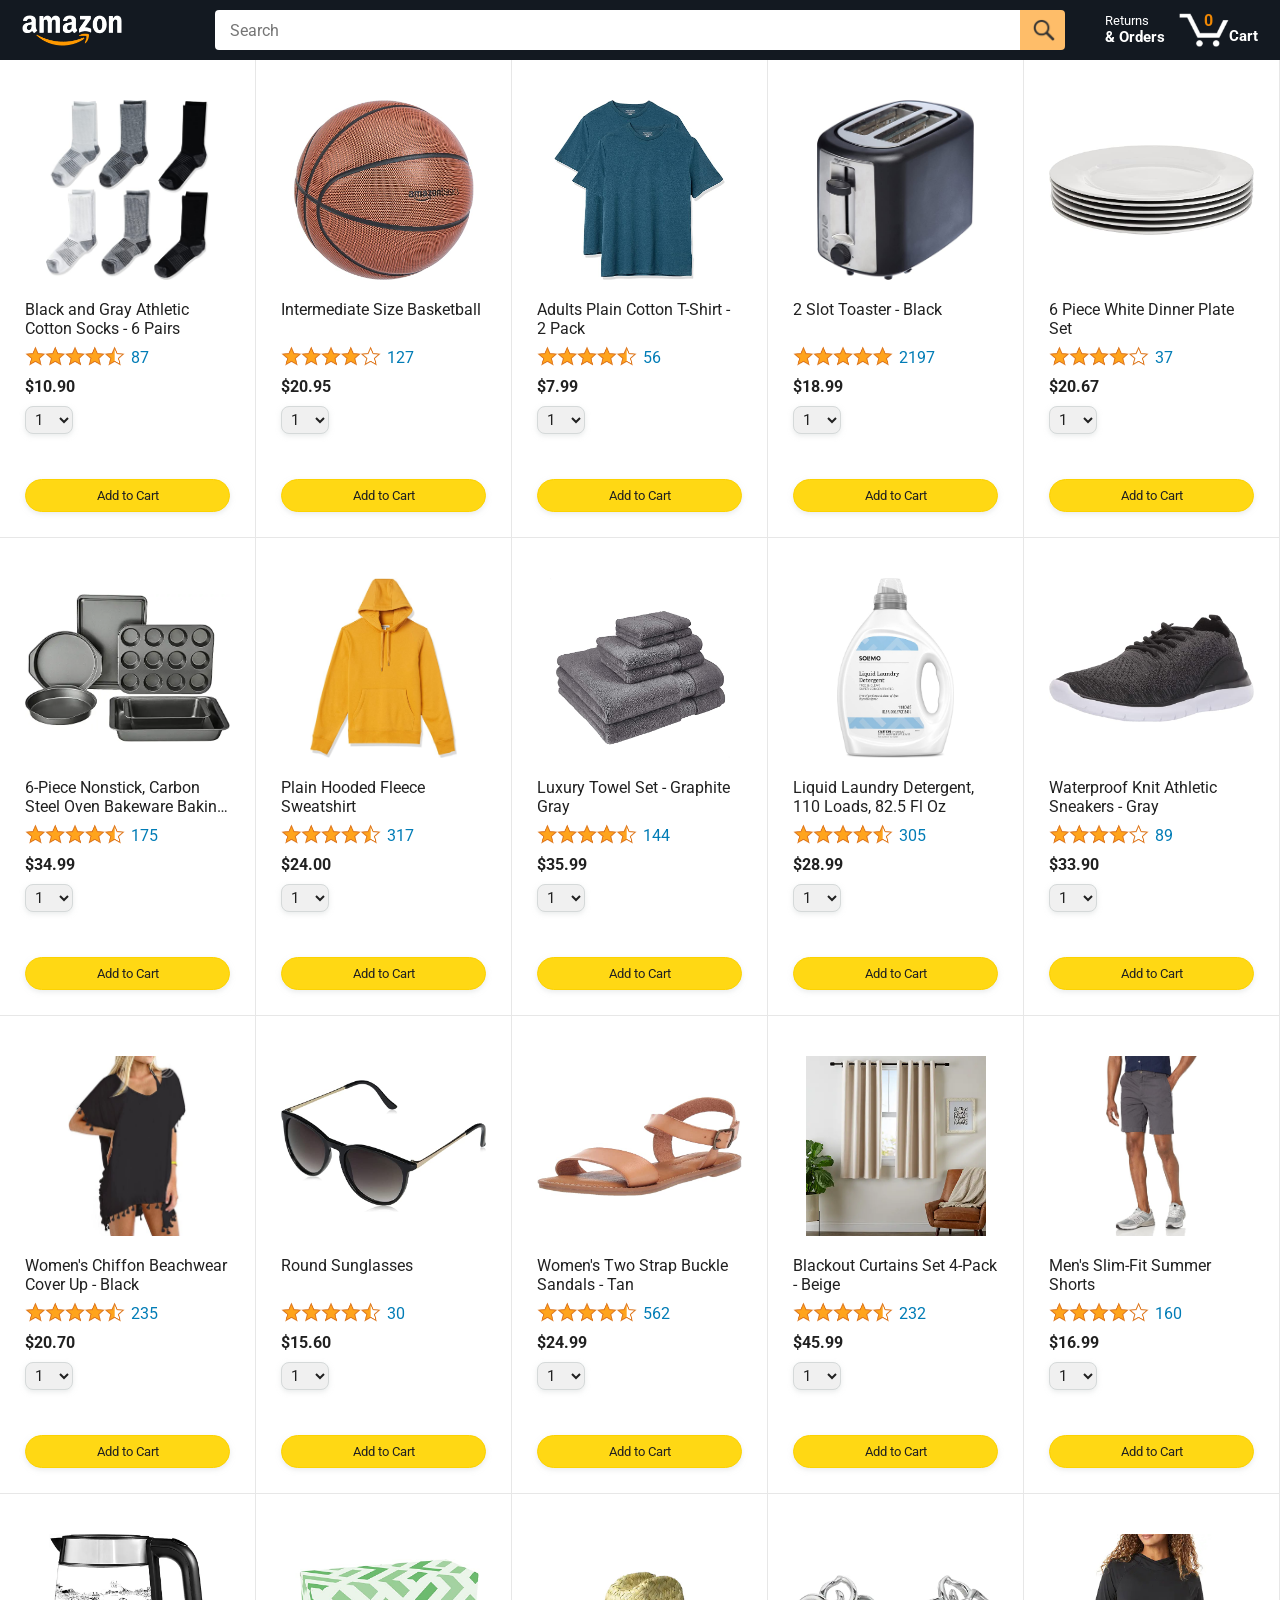
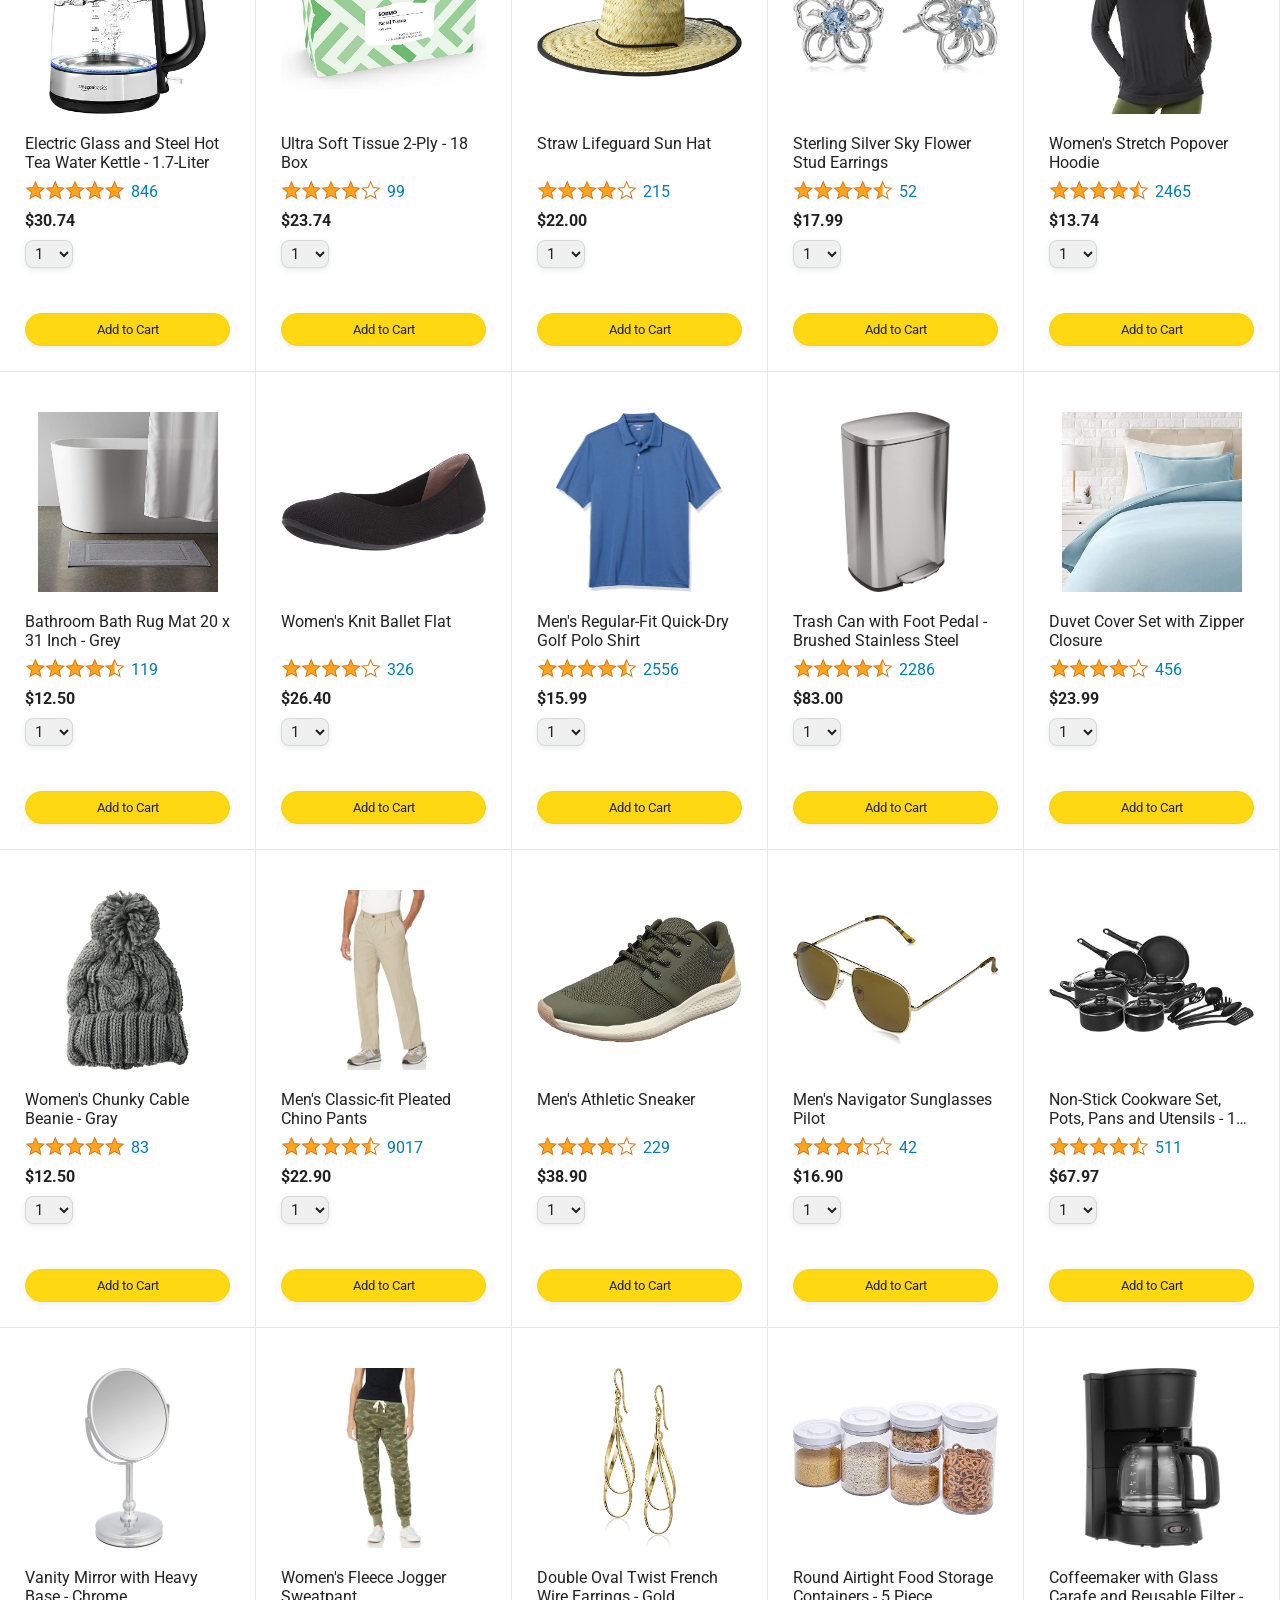
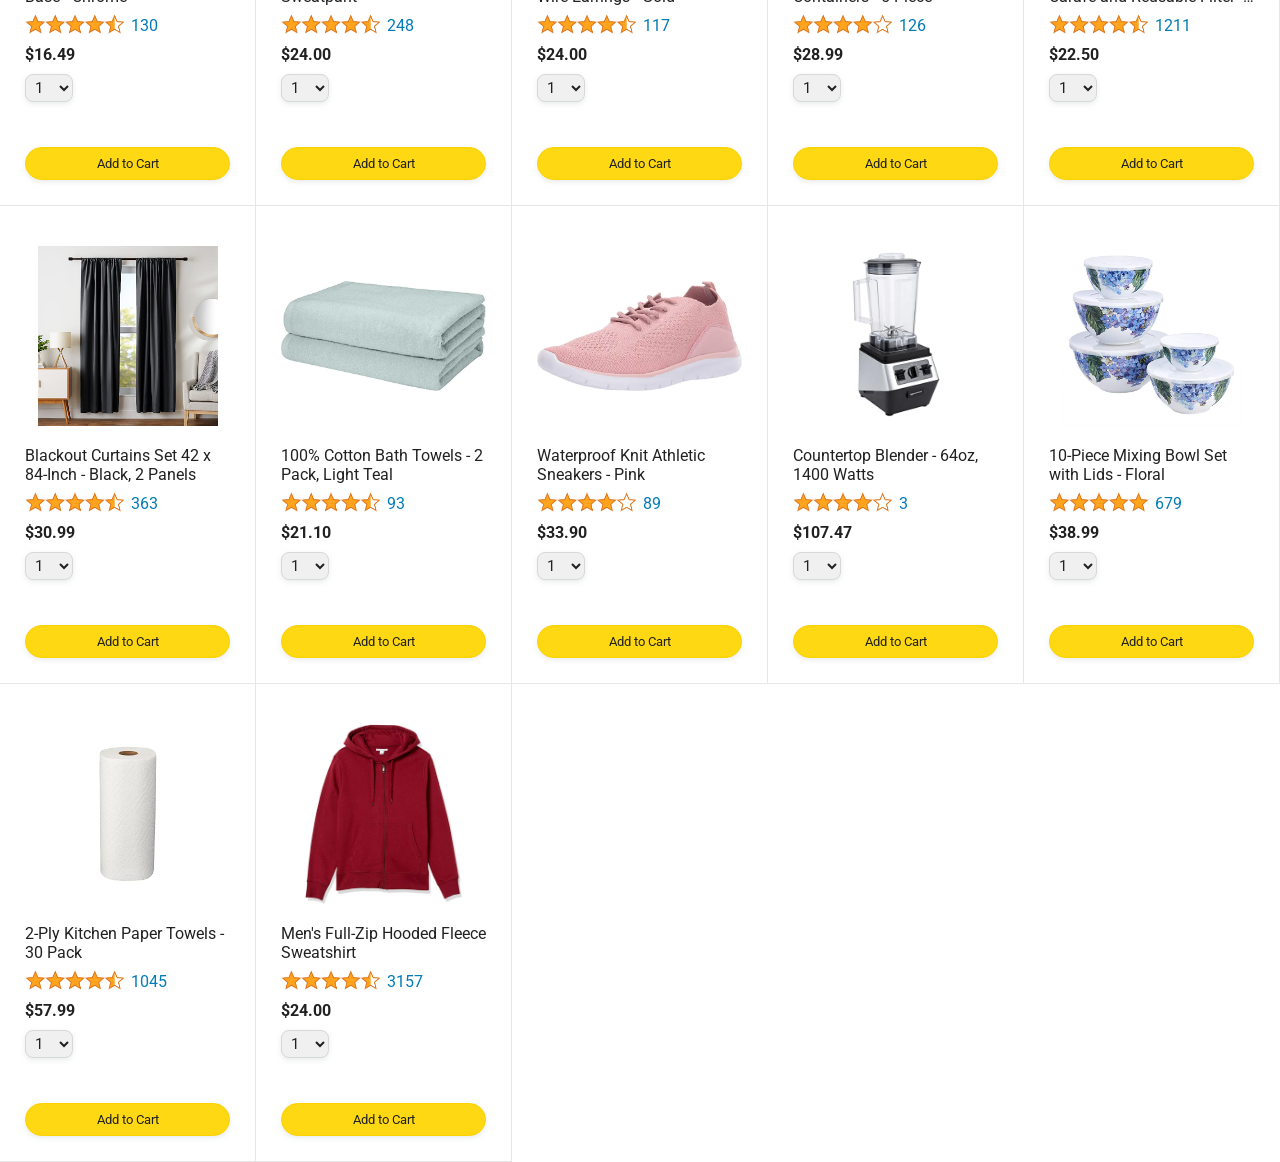
<file: index.html>
<!DOCTYPE html>
<html>
  <head>
    <title>Amazon Project</title>

    <!-- This code is needed for responsive design to work.
      (Responsive design = make the website look good on
      smaller screen sizes like a phone or a tablet). -->
    <meta name="viewport" content="width=device-width, initial-scale=1">

    <!-- Load a font called Roboto from Google Fonts. -->
    <link rel="preconnect" href="https://fonts.googleapis.com">
    <link rel="preconnect" href="https://fonts.gstatic.com" crossorigin>
    <link href="https://fonts.googleapis.com/css2?family=Roboto:wght@400;500;700&display=swap" rel="stylesheet">

    <!-- Here are the CSS files for this page. -->
    <link rel="stylesheet" href="styles/shared/general.css">
    <link rel="stylesheet" href="styles/shared/amazon-header.css">
    <link rel="stylesheet" href="styles/pages/amazon.css">
  </head>
  <body>
    <div class="amazon-header">
      <div class="amazon-header-left-section">
        <a href="amazon.html" class="header-link">
          <img class="amazon-logo"
            src="images/amazon-logo-white.png">
          <img class="amazon-mobile-logo"
            src="images/amazon-mobile-logo-white.png">
        </a>
      </div>

      <div class="amazon-header-middle-section">
        <input class="search-bar" type="text" placeholder="Search">

        <button class="search-button">
          <img class="search-icon" src="images/icons/search-icon.png">
        </button>
      </div>

      <div class="amazon-header-right-section">
        <a class="orders-link header-link" href="orders.html">
          <span class="returns-text">Returns</span>
          <span class="orders-text">& Orders</span>
        </a>

        <a class="cart-link header-link" href="checkout.html">
          <img class="cart-icon" src="images/icons/cart-icon.png">
          <div class="cart-quantity js-cart-quantity">0</div>
          <div class="cart-text">Cart</div>
        </a>
      </div>
    </div>
    
    <div class="main">
      <div class="products-grid js-product-grid">
        
      </div>
    </div>
    <script src="data/cart.js"></script>
    <script src="data/products.js"></script>
    <script src="scripts/amazon.js"></script>

  </body>
</html>
</file>
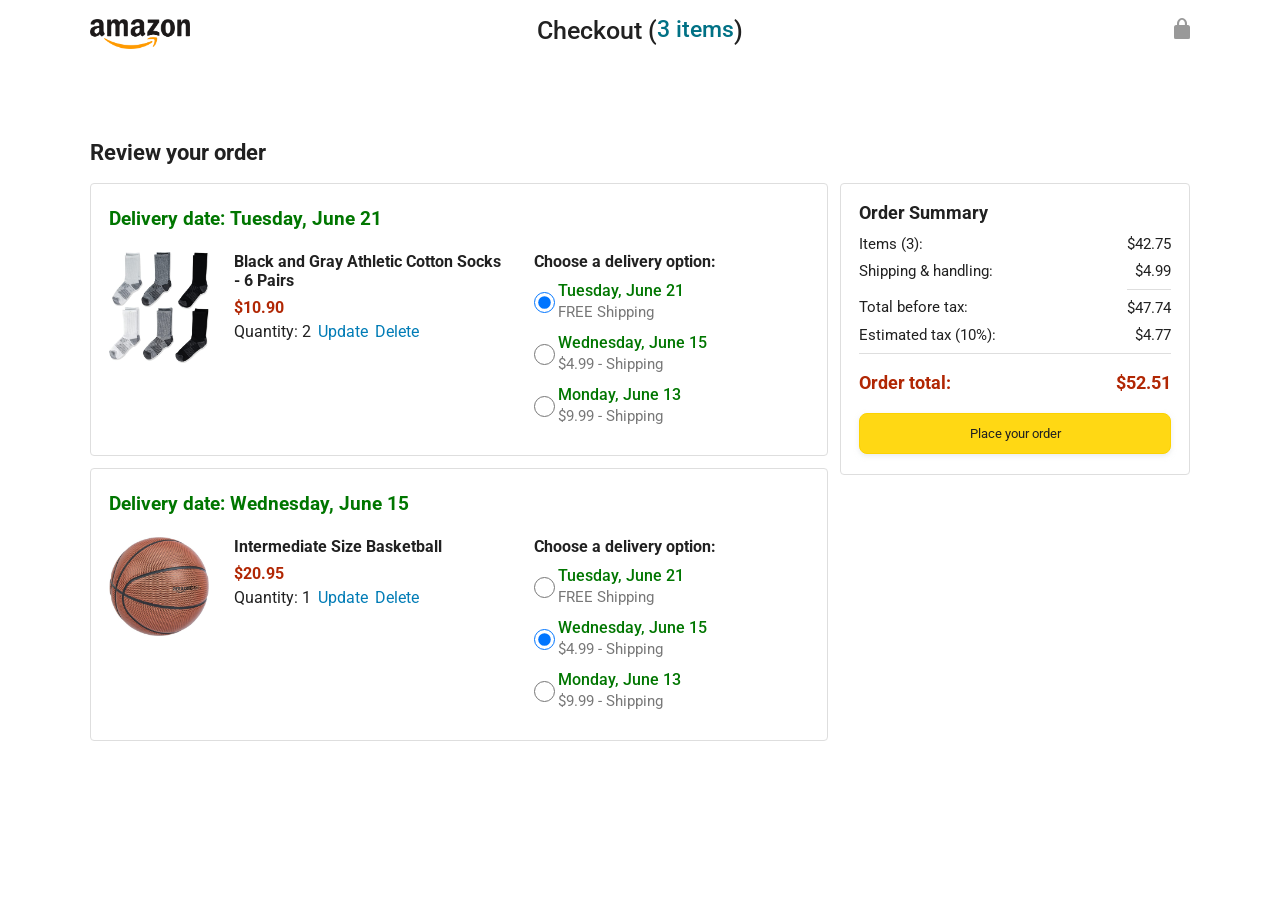
<file: checkout.html>
<!DOCTYPE html>
<html>
  <head>
    <title>Checkout</title>

    
    <meta name="viewport" content="width=device-width, initial-scale=1">

    <!-- Load a font called Roboto from Google Fonts. -->
    <link rel="preconnect" href="https://fonts.googleapis.com">
    <link rel="preconnect" href="https://fonts.gstatic.com" crossorigin>
    <link href="https://fonts.googleapis.com/css2?family=Roboto:wght@400;500;700&display=swap" rel="stylesheet">

    <!-- Here are the CSS files for this page. -->
    <link rel="stylesheet" href="styles/shared/general.css">
    <link rel="stylesheet" href="styles/pages/checkout/checkout-header.css">
    <link rel="stylesheet" href="styles/pages/checkout/checkout.css">
  </head>
  <body>
    <div class="checkout-header">
      <div class="header-content">
        <div class="checkout-header-left-section">
          <a href="index.html">
            <img class="amazon-logo" src="images/amazon-logo.png">
            <img class="amazon-mobile-logo" src="images/amazon-mobile-logo.png">
          </a>
        </div>

        <div class="checkout-header-middle-section">
          Checkout (<a class="return-to-home-link"
            href="index.html">3 items</a>)
        </div>

        <div class="checkout-header-right-section">
          <img src="images/icons/checkout-lock-icon.png">
        </div>
      </div>
    </div>

    <div class="main">
      <div class="page-title">Review your order</div>

      <div class="checkout-grid">
        <div class="order-summary">
          <div class="cart-item-container">
            <div class="delivery-date">
              Delivery date: Tuesday, June 21
            </div>

            <div class="cart-item-details-grid">
              <img class="product-image"
                src="images/products/athletic-cotton-socks-6-pairs.jpg">

              <div class="cart-item-details">
                <div class="product-name">
                  Black and Gray Athletic Cotton Socks - 6 Pairs
                </div>
                <div class="product-price">
                  $10.90
                </div>
                <div class="product-quantity">
                  <span>
                    Quantity: <span class="quantity-label">2</span>
                  </span>
                  <span class="update-quantity-link link-primary">
                    Update
                  </span>
                  <span class="delete-quantity-link link-primary">
                    Delete
                  </span>
                </div>
              </div>

              <div class="delivery-options">
                <div class="delivery-options-title">
                  Choose a delivery option:
                </div>
                <div class="delivery-option">
                  <input type="radio" checked
                    class="delivery-option-input"
                    name="delivery-option-1">
                  <div>
                    <div class="delivery-option-date">
                      Tuesday, June 21
                    </div>
                    <div class="delivery-option-price">
                      FREE Shipping
                    </div>
                  </div>
                </div>
                <div class="delivery-option">
                  <input type="radio"
                    class="delivery-option-input"
                    name="delivery-option-1">
                  <div>
                    <div class="delivery-option-date">
                      Wednesday, June 15
                    </div>
                    <div class="delivery-option-price">
                      $4.99 - Shipping
                    </div>
                  </div>
                </div>
                <div class="delivery-option">
                  <input type="radio"
                    class="delivery-option-input"
                    name="delivery-option-1">
                  <div>
                    <div class="delivery-option-date">
                      Monday, June 13
                    </div>
                    <div class="delivery-option-price">
                      $9.99 - Shipping
                    </div>
                  </div>
                </div>
              </div>
            </div>
          </div>

          <div class="cart-item-container">
            <div class="delivery-date">
              Delivery date: Wednesday, June 15
            </div>

            <div class="cart-item-details-grid">
              <img class="product-image"
                src="images/products/intermediate-composite-basketball.jpg">

              <div class="cart-item-details">
                <div class="product-name">
                  Intermediate Size Basketball
                </div>
                <div class="product-price">
                  $20.95
                </div>
                <div class="product-quantity">
                  <span>
                    Quantity: <span class="quantity-label">1</span>
                  </span>
                  <span class="update-quantity-link link-primary">
                    Update
                  </span>
                  <span class="delete-quantity-link link-primary">
                    Delete
                  </span>
                </div>
              </div>

              <div class="delivery-options">
                <div class="delivery-options-title">
                  Choose a delivery option:
                </div>

                <div class="delivery-option">
                  <input type="radio" class="delivery-option-input"
                    name="delivery-option-2">
                  <div>
                    <div class="delivery-option-date">
                      Tuesday, June 21
                    </div>
                    <div class="delivery-option-price">
                      FREE Shipping
                    </div>
                  </div>
                </div>
                <div class="delivery-option">
                  <input type="radio" checked class="delivery-option-input"
                    name="delivery-option-2">
                  <div>
                    <div class="delivery-option-date">
                      Wednesday, June 15
                    </div>
                    <div class="delivery-option-price">
                      $4.99 - Shipping
                    </div>
                  </div>
                </div>
                <div class="delivery-option">
                  <input type="radio" class="delivery-option-input"
                    name="delivery-option-2">
                  <div>
                    <div class="delivery-option-date">
                      Monday, June 13
                    </div>
                    <div class="delivery-option-price">
                      $9.99 - Shipping
                    </div>
                  </div>
                </div>
              </div>
            </div>
          </div>
        </div>

        <div class="payment-summary">
          <div class="payment-summary-title">
            Order Summary
          </div>

          <div class="payment-summary-row">
            <div>Items (3):</div>
            <div class="payment-summary-money">$42.75</div>
          </div>

          <div class="payment-summary-row">
            <div>Shipping &amp; handling:</div>
            <div class="payment-summary-money">$4.99</div>
          </div>

          <div class="payment-summary-row subtotal-row">
            <div>Total before tax:</div>
            <div class="payment-summary-money">$47.74</div>
          </div>

          <div class="payment-summary-row">
            <div>Estimated tax (10%):</div>
            <div class="payment-summary-money">$4.77</div>
          </div>

          <div class="payment-summary-row total-row">
            <div>Order total:</div>
            <div class="payment-summary-money">$52.51</div>
          </div>

          <button class="place-order-button button-primary">
            Place your order
          </button>
        </div>
      </div>
    </div>
  </body>
</html>
</file>
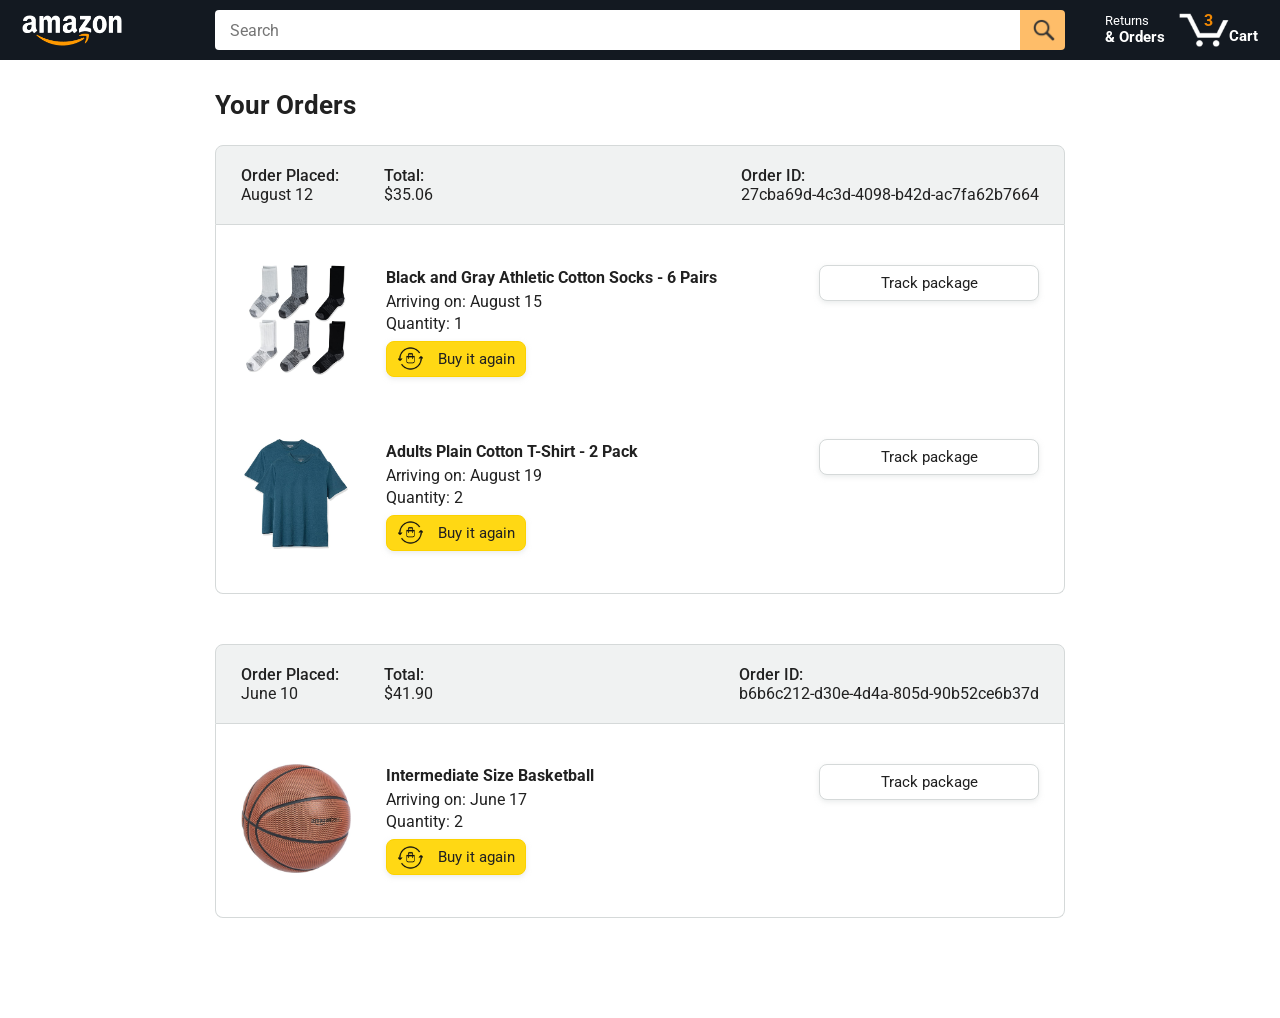
<file: orders.html>
<!DOCTYPE html>
<html>
  <head>
    <title>Orders</title>
    <meta name="viewport" content="width=device-width, initial-scale=1">

    <!-- Load a font called Roboto from Google Fonts. -->
    <link rel="preconnect" href="https://fonts.googleapis.com">
    <link rel="preconnect" href="https://fonts.gstatic.com" crossorigin>
    <link href="https://fonts.googleapis.com/css2?family=Roboto:wght@400;500;700&display=swap" rel="stylesheet">

    <!-- Here are the CSS files for this page. -->
    <link rel="stylesheet" href="styles/shared/general.css">
    <link rel="stylesheet" href="styles/shared/amazon-header.css">
    <link rel="stylesheet" href="styles/pages/orders.css">
  </head>
  <body>
    <div class="amazon-header">
      <div class="amazon-header-left-section">
        <a href="index.html" class="header-link">
          <img class="amazon-logo"
            src="images/amazon-logo-white.png">
          <img class="amazon-mobile-logo"
            src="images/amazon-mobile-logo-white.png">
        </a>
      </div>

      <div class="amazon-header-middle-section">
        <input class="search-bar" type="text" placeholder="Search">

        <button class="search-button">
          <img class="search-icon" src="images/icons/search-icon.png">
        </button>
      </div>

      <div class="amazon-header-right-section">
        <a class="orders-link header-link" href="orders.html">
          <span class="returns-text">Returns</span>
          <span class="orders-text">& Orders</span>
        </a>

        <a class="cart-link header-link" href="checkout.html">
          <img class="cart-icon" src="images/icons/cart-icon.png">
          <div class="cart-quantity">3</div>
          <div class="cart-text">Cart</div>
        </a>
      </div>
    </div>

    <div class="main">
      <div class="page-title">Your Orders</div>

      <div class="orders-grid">
        <div class="order-container">
          
          <div class="order-header">
            <div class="order-header-left-section">
              <div class="order-date">
                <div class="order-header-label">Order Placed:</div>
                <div>August 12</div>
              </div>
              <div class="order-total">
                <div class="order-header-label">Total:</div>
                <div>$35.06</div>
              </div>
            </div>

            <div class="order-header-right-section">
              <div class="order-header-label">Order ID:</div>
              <div>27cba69d-4c3d-4098-b42d-ac7fa62b7664</div>
            </div>
          </div>

          <div class="order-details-grid">
            <div class="product-image-container">
              <img src="images/products/athletic-cotton-socks-6-pairs.jpg">
            </div>

            <div class="product-details">
              <div class="product-name">
                Black and Gray Athletic Cotton Socks - 6 Pairs
              </div>
              <div class="product-delivery-date">
                Arriving on: August 15
              </div>
              <div class="product-quantity">
                Quantity: 1
              </div>
              <button class="buy-again-button button-primary">
                <img class="buy-again-icon" src="images/icons/buy-again.png">
                <span class="buy-again-message">Buy it again</span>
              </button>
            </div>

            <div class="product-actions">
              <a href="tracking.html">
                <button class="track-package-button button-secondary">
                  Track package
                </button>
              </a>
            </div>

            <div class="product-image-container">
              <img src="images/products/adults-plain-cotton-tshirt-2-pack-teal.jpg">
            </div>

            <div class="product-details">
              <div class="product-name">
                Adults Plain Cotton T-Shirt - 2 Pack
              </div>
              <div class="product-delivery-date">
                Arriving on: August 19
              </div>
              <div class="product-quantity">
                Quantity: 2
              </div>
              <button class="buy-again-button button-primary">
                <img class="buy-again-icon" src="images/icons/buy-again.png">
                <span class="buy-again-message">Buy it again</span>
              </button>
            </div>

            <div class="product-actions">
              <a href="tracking.html">
                <button class="track-package-button button-secondary">
                  Track package
                </button>
              </a>
            </div>
          </div>
        </div>

        <div class="order-container">

          <div class="order-header">
            <div class="order-header-left-section">
              <div class="order-date">
                <div class="order-header-label">Order Placed:</div>
                <div>June 10</div>
              </div>
              <div class="order-total">
                <div class="order-header-label">Total:</div>
                <div>$41.90</div>
              </div>
            </div>

            <div class="order-header-right-section">
              <div class="order-header-label">Order ID:</div>
              <div>b6b6c212-d30e-4d4a-805d-90b52ce6b37d</div>
            </div>
          </div>

          <div class="order-details-grid">
            <div class="product-image-container">
              <img src="images/products/intermediate-composite-basketball.jpg">
            </div>

            <div class="product-details">
              <div class="product-name">
                Intermediate Size Basketball
              </div>
              <div class="product-delivery-date">
                Arriving on: June 17
              </div>
              <div class="product-quantity">
                Quantity: 2
              </div>
              <button class="buy-again-button button-primary">
                <img class="buy-again-icon" src="images/icons/buy-again.png">
                <span class="buy-again-message">Buy it again</span>
              </button>
            </div>

            <div class="product-actions">
              <a href="tracking.html">
                <button class="track-package-button button-secondary">
                  Track package
                </button>
              </a>
            </div>
          </div>
        </div>
      </div>
    </div>
  </body>
</html>
</file>
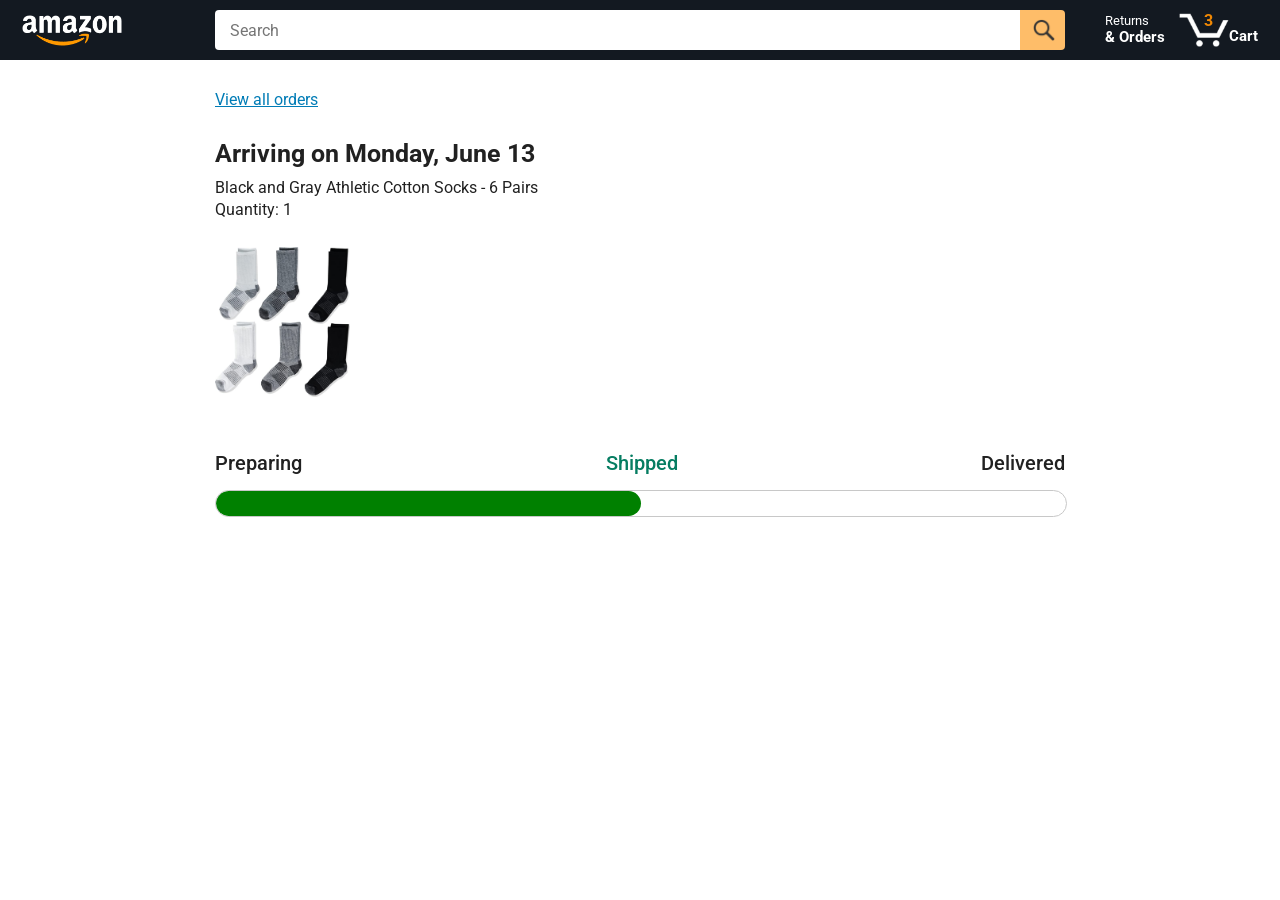
<file: tracking.html>
<!DOCTYPE html>
<html>
  <head>
    <title>Tracking</title>

    <meta name="viewport" content="width=device-width, initial-scale=1">

    <!-- Load a font called Roboto from Google Fonts. -->
    <link rel="preconnect" href="https://fonts.googleapis.com">
    <link rel="preconnect" href="https://fonts.gstatic.com" crossorigin>
    <link href="https://fonts.googleapis.com/css2?family=Roboto:wght@400;500;700&display=swap" rel="stylesheet">

    <!-- Here are the CSS files for this page. -->
    <link rel="stylesheet" href="styles/shared/general.css">
    <link rel="stylesheet" href="styles/shared/amazon-header.css">
    <link rel="stylesheet" href="styles/pages/tracking.css">
  </head>
  <body>
    <div class="amazon-header">
      <div class="amazon-header-left-section">
        <a href="index.html" class="header-link">
          <img class="amazon-logo"
            src="images/amazon-logo-white.png">
          <img class="amazon-mobile-logo"
            src="images/amazon-mobile-logo-white.png">
        </a>
      </div>

      <div class="amazon-header-middle-section">
        <input class="search-bar" type="text" placeholder="Search">

        <button class="search-button">
          <img class="search-icon" src="images/icons/search-icon.png">
        </button>
      </div>

      <div class="amazon-header-right-section">
        <a class="orders-link header-link" href="orders.html">
          <span class="returns-text">Returns</span>
          <span class="orders-text">& Orders</span>
        </a>

        <a class="cart-link header-link" href="checkout.html">
          <img class="cart-icon" src="images/icons/cart-icon.png">
          <div class="cart-quantity">3</div>
          <div class="cart-text">Cart</div>
        </a>
      </div>
    </div>

    <div class="main">
      <div class="order-tracking">
        <a class="back-to-orders-link link-primary" href="orders.html">
          View all orders
        </a>

        <div class="delivery-date">
          Arriving on Monday, June 13
        </div>

        <div class="product-info">
          Black and Gray Athletic Cotton Socks - 6 Pairs
        </div>

        <div class="product-info">
          Quantity: 1
        </div>

        <img class="product-image" src="images/products/athletic-cotton-socks-6-pairs.jpg">

        <div class="progress-labels-container">
          <div class="progress-label">
            Preparing
          </div>
          <div class="progress-label current-status">
            Shipped
          </div>
          <div class="progress-label">
            Delivered
          </div>
        </div>

        <div class="progress-bar-container">
          <div class="progress-bar"></div>
        </div>
      </div>
    </div>
  </body>
</html>
</file>
<file: styles/shared/general.css>
body {
  font-family: Roboto, Arial;
  color: rgb(33, 33, 33);
  
  margin: 0;
}

p {
  margin: 0;
}

button {
  cursor: pointer;
}

select {
  cursor: pointer;
}

input, select, button {
  font-family: Roboto, Arial;
}

.button-primary {
  color: rgb(33, 33, 33);
  background-color: rgb(255, 216, 20);
  border: 1px solid rgb(252, 210, 0);
  border-radius: 8px;
  cursor: pointer;
  box-shadow: 0 2px 5px rgba(213, 217, 217, 0.5);
}

.button-primary:hover {
  background-color: rgb(247, 202, 0);
  border: 1px solid rgb(242, 194, 0);
}

.button-primary:active {
  background: rgb(255, 216, 20);
  border-color: rgb(252, 210, 0);
  box-shadow: none;
}

.button-secondary {
  color: rgb(33, 33, 33);
  background: white;
  border: 1px solid rgb(213, 217, 217);
  border-radius: 8px;
  cursor: pointer;
  box-shadow: 0 2px 5px rgba(213, 217, 217, 0.5);
}

.button-secondary:hover {
  background-color: rgb(247, 250, 250);
}

.button-secondary:active {
  background-color: rgb(237, 253, 255);
  box-shadow: none;
}

/* These styles will limit text to 2 lines. Anything
   beyond 2 lines will be replaced with "..."
   You can find this code by using an A.I. tool or by
   searching in Google.
   https://css-tricks.com/almanac/properties/l/line-clamp/ */
.limit-text-to-2-lines {
  display: -webkit-box;
  -webkit-line-clamp: 2;
  -webkit-box-orient: vertical;
  overflow: hidden;
}

.link-primary {
  color: rgb(1, 124, 182);
  cursor: pointer;
}

.link-primary:hover {
  color: rgb(196, 80, 0);
}

/* Styles for dropdown selectors. */
select {
  color: rgb(33, 33, 33);
  background-color: rgb(240, 240, 240);
  border: 1px solid rgb(213, 217, 217);
  border-radius: 8px;
  padding: 3px 5px;
  font-size: 15px;
  cursor: pointer;
  box-shadow: 0 2px 5px rgba(213, 217, 217, 0.5);
}

select:focus,
input:focus {
  outline: 2px solid rgb(255, 153, 0);
}
</file>
<file: styles/shared/amazon-header.css>
.amazon-header {
  background-color: rgb(19, 25, 33);
  color: white;
  padding-left: 15px;
  padding-right: 15px;

  display: flex;
  align-items: center;
  justify-content: space-between;

  position: fixed;
  top: 0;
  left: 0;
  right: 0;
  height: 60px;
}

.amazon-header-left-section {
  width: 180px;
}

@media (max-width: 800px) {
  .amazon-header-left-section {
    width: unset;
  }
}

.header-link {
  display: inline-block;
  padding: 6px;
  border-radius: 2px;
  cursor: pointer;
  text-decoration: none;
  border: 1px solid rgba(0, 0, 0, 0);
}

.header-link:hover {
  border: 1px solid white;
}

.amazon-logo {
  width: 100px;
  margin-top: 5px;
}

.amazon-mobile-logo {
  display: none;
}

@media (max-width: 575px) {
  .amazon-logo {
    display: none;
  }

  .amazon-mobile-logo {
    display: block;
    height: 35px;
    margin-top: 5px;
  }
}

.amazon-header-middle-section {
  flex: 1;
  max-width: 850px;
  margin-left: 10px;
  margin-right: 10px;
  display: flex;
}

.search-bar {
  flex: 1;
  width: 0;
  font-size: 16px;
  height: 38px;
  padding-left: 15px;
  border: none;
  border-top-left-radius: 4px;
  border-bottom-left-radius: 4px;
  border-top-right-radius: 0;
  border-bottom-right-radius: 0;
}

.search-button {
  background-color: rgb(254, 189, 105);
  border: none;
  width: 45px;
  height: 40px;
  border-top-right-radius: 4px;
  border-bottom-right-radius: 4px;
  flex-shrink: 0;
}

.search-icon {
  height: 22px;
  margin-left: 2px;
  margin-top: 3px;
}

.amazon-header-right-section {
  width: 180px;
  flex-shrink: 0;
  display: flex;
  justify-content: end;
}

.orders-link {
  color: white;
}

.returns-text {
  display: block;
  font-size: 13px;
}

.orders-text {
  display: block;
  font-size: 15px;
  font-weight: 700;
}

.cart-link {
  color: white;
  display: flex;
  align-items: center;
  position: relative;
}

.cart-icon {
  width: 50px;
}

.cart-text {
  margin-top: 12px;
  font-size: 15px;
  font-weight: 700;
}

.cart-quantity {
  color: rgb(240, 136, 4);
  font-size: 16px;
  font-weight: 700;

  position: absolute;
  top: 4px;
  left: 22px;
  
  width: 26px;
  text-align: center;
}
</file>
<file: styles/pages/amazon.css>
.main {
  margin-top: 60px;
}

.products-grid {
  display: grid;


  grid-template-columns: repeat(8, 1fr);
}


@media (max-width: 2000px) {
  .products-grid {
    grid-template-columns: repeat(7, 1fr);
  }
}


@media (max-width: 1600px) {
  .products-grid {
    grid-template-columns: repeat(6, 1fr);
  }
}

@media (max-width: 1300px) {
  .products-grid {
    grid-template-columns: repeat(5, 1fr);
  }
}

@media (max-width: 1000px) {
  .products-grid {
    grid-template-columns: repeat(4, 1fr);
  }
}

@media (max-width: 800px) {
  .products-grid {
    grid-template-columns: repeat(3, 1fr);
  }
}

@media (max-width: 575px) {
  .products-grid {
    grid-template-columns: repeat(2, 1fr);
  }
}

@media (max-width: 450px) {
  .products-grid {
    grid-template-columns: 1fr;
  }
}

.product-container {
  padding-top: 40px;
  padding-bottom: 25px;
  padding-left: 25px;
  padding-right: 25px;

  border-right: 1px solid rgb(231, 231, 231);
  border-bottom: 1px solid rgb(231, 231, 231);

  display: flex;
  flex-direction: column;
}

.product-image-container {
  display: flex;
  justify-content: center;
  align-items: center;

  height: 180px;
  margin-bottom: 20px;
}

.product-image {
  
  max-width: 100%;
  max-height: 100%;
}

.product-name {
  height: 40px;
  margin-bottom: 5px;
}

.product-rating-container {
  display: flex;
  align-items: center;
  margin-bottom: 10px;
}

.product-rating-stars {
  width: 100px;
  margin-right: 6px;
}

.product-rating-count {
  color: rgb(1, 124, 182);
  cursor: pointer;
  margin-top: 3px;
}

.product-price {
  font-weight: 700;
  margin-bottom: 10px;
}

.product-quantity-container {
  margin-bottom: 17px;
}

.product-spacer {
  flex: 1;
}

.added-to-cart {
  color: rgb(6, 125, 98);
  font-size: 16px;

  display: flex;
  align-items: center;
  margin-bottom: 8px;

  /* At first, the "Added to cart" message will
     be invisible. Use JavaScript to change the
     opacity and make it visible. */
  opacity: 0;
}
.added-to-cart-visible{
  opacity: 1;
  /*to make opacity when we click the button*/
}
.added-to-cart img {
  height: 20px;
  margin-right: 5px;
}

.add-to-cart-button {
  width: 100%;
  padding: 8px;
  border-radius: 50px;
}
</file>
<file: styles/pages/checkout/checkout-header.css>
.checkout-header {
  height: 60px;
  padding-left: 30px;
  padding-right: 30px;
  background-color: white;

  display: flex;
  justify-content: center;

  position: fixed;
  top: 0;
  left: 0;
  right: 0;
  z-index: 1000;
}

.header-content {
  width: 100%;
  max-width: 1100px;

  display: flex;
  align-items: center;
}

.checkout-header-left-section {
  width: 150px;
}

.amazon-logo {
  width: 100px;
  margin-top: 12px;
}

.amazon-mobile-logo {
  display: none;
}

/* @media is used to create responsive design (making the
   website look good on any screen size). This @media
   means when the screen width is 575px or less, different
   styles (inside the {...}) will be applied. */
@media (max-width: 575px) {
  .checkout-header-left-section {
    width: auto;
  }

  .amazon-logo {
    display: none;
  }

  .amazon-mobile-logo {
    display: inline-block;
    height: 35px;
    margin-top: 5px;
  }
}

.checkout-header-middle-section {
  flex: 1;
  flex-shrink: 0;
  text-align: center;

  font-size: 25px;
  font-weight: 500;

  display: flex;
  justify-content: center;
}

.return-to-home-link {
  color: rgb(0, 113, 133);
  font-size: 23px;
  text-decoration: none;
  cursor: pointer;
}

@media (max-width: 1000px) {
  .checkout-header-middle-section {
    font-size: 20px;
    margin-right: 60px;
  }

  .return-to-home-link {
    font-size: 18px;
  }
}

@media (max-width: 575px) {
  .checkout-header-middle-section {
    margin-right: 5px;
  }
}

.checkout-header-right-section {
  text-align: right;
  width: 150px;
}

@media (max-width: 1000px) {
  .checkout-header-right-section {
    width: auto;
  }
}
</file>
<file: styles/pages/checkout/checkout.css>
.main {
  max-width: 1100px;
  padding-left: 30px;
  padding-right: 30px;

  margin-top: 140px;
  margin-bottom: 100px;

  margin-left: auto;
  margin-right: auto;
}

.page-title {
  font-weight: 700;
  font-size: 22px;
  margin-bottom: 18px;
}

.checkout-grid {
  display: grid;
  grid-template-columns: 1fr 350px;
  column-gap: 12px;
  align-items: start;
}

@media (max-width: 1000px) {
  .main {
    max-width: 500px;
  }

  .checkout-grid {
    grid-template-columns: 1fr;
  }
}

.cart-item-container,
.payment-summary {
  border: 1px solid rgb(222, 222, 222);
  border-radius: 4px;
  padding: 18px;
}

.cart-item-container {
  margin-bottom: 12px;
}

.payment-summary {
  padding-bottom: 5px;
}

@media (max-width: 1000px) {
  .payment-summary {
    grid-row: 1;
    margin-bottom: 12px;
  }
}

.delivery-date {
  color: rgb(0, 118, 0);
  font-weight: 700;
  font-size: 19px;
  margin-top: 5px;
  margin-bottom: 22px;
}

.cart-item-details-grid {
  display: grid;
  grid-template-columns: 100px 1fr 1fr;
  column-gap: 25px;
}

@media (max-width: 1000px) {
  .cart-item-details-grid {
    grid-template-columns: 100px 1fr;
    row-gap: 30px;
  }
}

.product-image {
  max-width: 100%;
  max-height: 120px;
  margin-left: auto;
  margin-right: auto;
}

.product-name {
  font-weight: 700;
  margin-bottom: 8px;
}

.product-price {
  color: rgb(177, 39, 4);
  font-weight: 700;
  margin-bottom: 5px;
}

.product-quantity .link-primary {
  margin-left: 3px;
}

@media (max-width: 1000px) {
  .delivery-options {
    grid-column: 1 / span 2;
  }
}

.delivery-options-title {
  font-weight: 700;
  margin-bottom: 10px;
}

.delivery-option {
  display: grid;
  grid-template-columns: 24px 1fr;
  margin-bottom: 12px;
  cursor: pointer;
}

.delivery-option-input {
  margin-left: 0px;
  cursor: pointer;
}

.delivery-option-date {
  color: rgb(0, 118, 0);
  font-weight: 500;
  margin-bottom: 3px;
}

.delivery-option-price {
  color: rgb(120, 120, 120);
  font-size: 15px;
}

.payment-summary-title {
  font-weight: 700;
  font-size: 18px;
  margin-bottom: 12px;
}

.payment-summary-row {
  display: grid;
  grid-template-columns: 1fr auto;

  font-size: 15px;
  margin-bottom: 9px;
}

.payment-summary-money {
  text-align: right;
}

.subtotal-row .payment-summary-money {
  border-top: 1px solid rgb(222, 222, 222);
}

.subtotal-row div {
  padding-top: 9px;
}

.total-row {
  color: rgb(177, 39, 4);
  font-weight: 700;
  font-size: 18px;

  border-top: 1px solid rgb(222, 222, 222);
  padding-top: 18px;
}

.place-order-button {
  width: 100%;
  padding-top: 12px;
  padding-bottom: 12px;
  border-radius: 8px;

  margin-top: 11px;
  margin-bottom: 15px;
}
</file>
<file: styles/pages/orders.css>
.main {
  max-width: 850px;
  margin-top: 90px;
  margin-bottom: 100px;
  padding-left: 20px;
  padding-right: 20px;
  margin-left: auto;
  margin-right: auto;
}

.page-title {
  font-weight: 700;
  font-size: 26px;
  margin-bottom: 25px;
}

.orders-grid {
  display: grid;
  grid-template-columns: 1fr;
  row-gap: 50px;
}

.order-header {
  background-color: rgb(240, 242, 242);
  border: 1px solid rgb(213, 217, 217);

  display: flex;
  align-items: center;
  justify-content: space-between;

  padding: 20px 25px;
  border-top-left-radius: 8px;
  border-top-right-radius: 8px;
}

.order-header-left-section {
  display: flex;
  flex-shrink: 0;
}

.order-header-label {
  font-weight: 500;
}

.order-date,
.order-total {
  margin-right: 45px;
}

.order-header-right-section {
  flex-shrink: 1;
}

@media (max-width: 575px) {
  .order-header {
    flex-direction: column;
    align-items: start;
    line-height: 23px;
    padding: 15px;
  }

  .order-header-left-section {
    flex-direction: column;
  }

  .order-header-label {
    margin-right: 5px;
  }

  .order-date,
  .order-total {
    display: grid;
    grid-template-columns: auto 1fr;
    margin-right: 0;
  }

  .order-header-right-section {
    display: grid;
    grid-template-columns: auto 1fr;
  }
}

.order-details-grid {
  padding: 40px 25px;
  border: 1px solid rgb(213, 217, 217);
  border-top: none;
  border-bottom-left-radius: 8px;
  border-bottom-right-radius: 8px;

  display: grid;
  grid-template-columns: 110px 1fr 220px;
  column-gap: 35px;
  row-gap: 60px;
  align-items: center;
}

@media (max-width: 800px) {
  .order-details-grid {
    grid-template-columns: 110px 1fr;
    row-gap: 0;
    padding-bottom: 8px;
  }
}

@media (max-width: 450px) {
  .order-details-grid {
    grid-template-columns: 1fr;
  }
}

.product-image-container {
  text-align: center;
}

.product-image-container img {
  max-width: 110px;
  max-height: 110px;
}

.product-name {
  font-weight: 700;
  margin-bottom: 5px;
}

.product-delivery-date {
  margin-bottom: 3px;
}

.product-quantity {
  margin-bottom: 8px;
}

.buy-again-button {
  font-size: 15px;
  width: 140px;
  height: 36px;
  border-radius: 8px;

  display: flex;
  align-items: center;
  justify-content: center;
}

.buy-again-icon {
  width: 25px;
  margin-right: 15px;
}

.product-actions {
  align-self: start;
}

.track-package-button {
  width: 100%;
  font-size: 15px;
  padding: 8px;
}

@media (max-width: 800px) {
  .buy-again-button {
    margin-bottom: 10px;
  }

  .product-actions {
    grid-column: 2;
    margin-bottom: 30px;
  }

  .track-package-button {
    width: 140px;
  }
}

@media (max-width: 450px) {
  .product-image-container {
    text-align: center;
    margin-bottom: 25px;
  }

  .product-image-container img {
    max-width: 150px;
    max-height: 150px;
  }

  .product-name {
    margin-bottom: 10px;
  }

  .product-quantity {
    margin-bottom: 15px;
  }

  .buy-again-button {
    width: 100%;
    margin-bottom: 15px;
  }

  .product-actions {
    grid-column: auto;
    margin-bottom: 70px;
  }

  .track-package-button {
    width: 100%;
    padding: 12px;
  }
}
</file>
<file: styles/pages/tracking.css>
.main {
  max-width: 850px;
  margin-top: 90px;
  margin-bottom: 100px;
  padding-left: 30px;
  padding-right: 30px;
  margin-left: auto;
  margin-right: auto;
}

.back-to-orders-link {
  display: inline-block;
  margin-bottom: 30px;
}

.delivery-date {
  font-size: 25px;
  font-weight: 700;
  margin-bottom: 10px;
}

.product-info {
  margin-bottom: 3px;
}

.product-image {
  max-width: 150px;
  max-height: 150px;
  margin-top: 25px;
  margin-bottom: 50px;
}

.progress-labels-container {
  display: flex;
  justify-content: space-between;
  font-size: 20px;
  font-weight: 500;
  margin-bottom: 15px;
}

.current-status {
  color: rgb(6, 125, 98);
}

@media (max-width: 575px) {
  .progress-labels-container {
    font-size: 16px;
  }
}

@media (max-width: 450px) {
  .progress-labels-container {
    flex-direction: column;
    margin-bottom: 5px;
  }

  .progress-label {
    margin-bottom: 3px;
  }
}

.progress-bar-container {
  height: 25px;
  width: 100%;

  border: 1px solid rgb(200, 200, 200);
  border-radius: 50px;
  overflow: hidden;
}

.progress-bar {
  height: 100%;
  background-color: green;
  border-radius: 50px;
  width: 50%;
}
</file>
